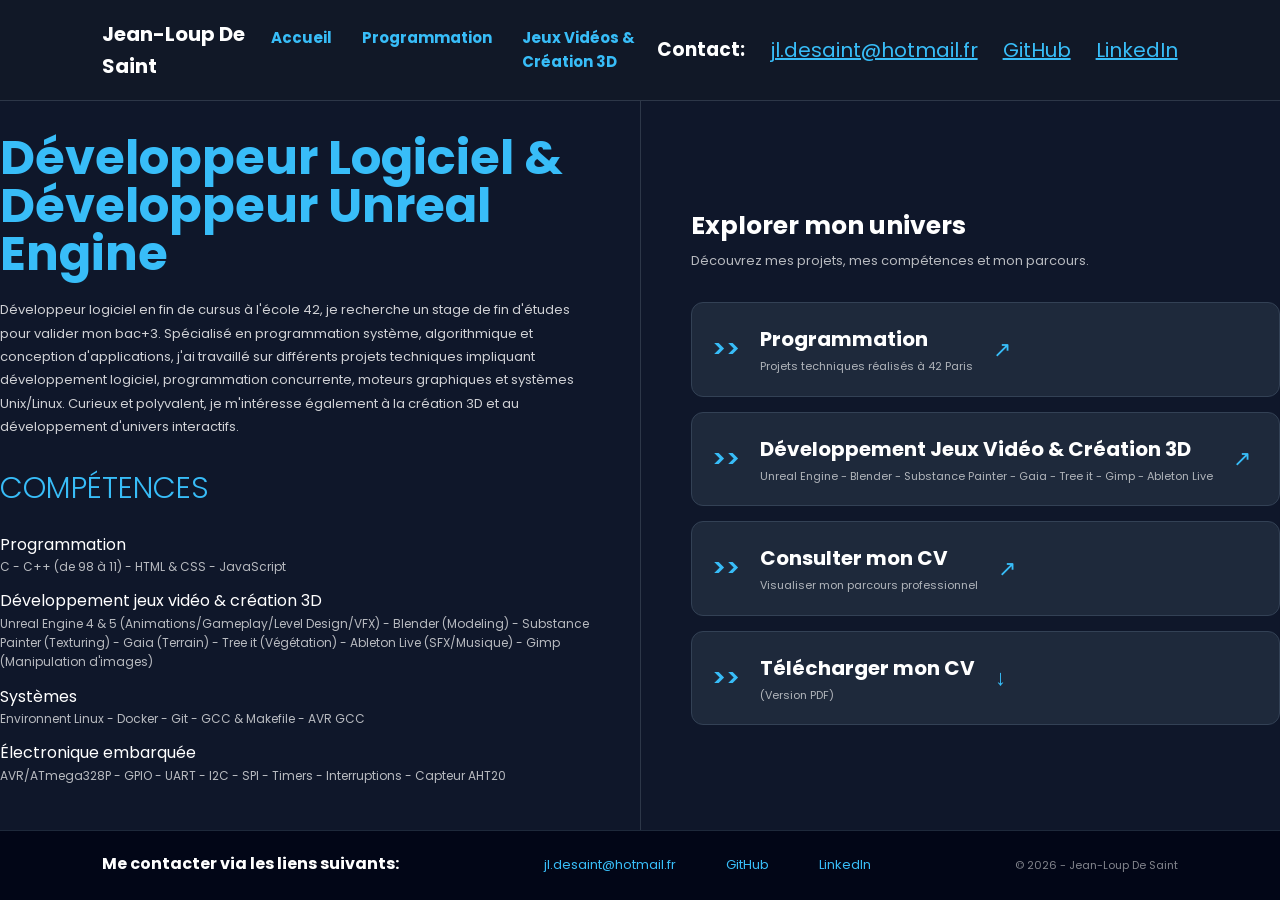
<file: index.html>
<!DOCTYPE html>
<html lang="fr">

<head>
	<meta charset="UTF-8">
	<meta name="viewport" content="width=device-width, initial-scale=1.0">
	<link href="css/global.css" rel="stylesheet">
	<link href="css/index.css" rel="stylesheet">
	<link href="https://fonts.googleapis.com/css2?family=Poppins:wght@300;400;600;700&display=swap" rel="stylesheet">
	<title>Jean-Loup De Saint | Portfolio</title>
</head>

<body>

<!-- -------------------- HEADER --------------------- -->
<header class="top-header">
	<a href="index.html" class="logo"> Jean-Loup De Saint </a>

	<!-- NAV BAR -->
	<div class="nav-links">
		<a href="index.html">Accueil</a>
		<a href="code.html">Programmation</a>
		<a href="3d.html">Jeux Vidéos & Création 3D</a>
	</div>

	<!-- HEADER CONTACT-->
	<div class="header-contact">
		<h3> Contact:</h3>
		<a href="mailto:jl.desaint@hotmail.fr"> jl.desaint@hotmail.fr </a>
		<a href="https://github.com/itswuzibro" target="_blank"> GitHub </a>
		<a href="https://www.linkedin.com/in/jldes" target="_blank"> LinkedIn </a>
	</div>
</header>

<!-- -------------------- MAIN --------------------- -->
<main class="home-container">

	<!-- PARTIE GAUCHE : PRESENTATION -->
	<section class="presentation">
		<h1>Développeur Logiciel & Développeur Unreal Engine</h1>
		<p class="description">
				Développeur logiciel en fin de cursus à l'école 42,
				je recherche un stage de fin d'études pour valider
				mon bac+3.

				Spécialisé en programmation système, algorithmique
				et conception d'applications, j'ai travaillé sur
				différents projets techniques impliquant développement
				logiciel, programmation concurrente, moteurs
				graphiques et systèmes Unix/Linux.

				Curieux et polyvalent, je m'intéresse également
				à la création 3D et au développement d'univers
				interactifs.
		</p>


		<div class="skills">
			<h2>COMPÉTENCES</h2>

			<div class="skill-group">
				<span>Programmation</span>
				<p>C - C++ (de 98 à 11) - HTML & CSS - JavaScript</p>
			</div>

			<div class="skill-group">
				<span>Développement jeux vidéo & création 3D</span>
				<p>Unreal Engine 4 & 5 (Animations/Gameplay/Level Design/VFX) - Blender (Modeling) - Substance Painter (Texturing) - Gaia (Terrain) - Tree it (Végétation) - Ableton Live (SFX/Musique) - Gimp (Manipulation d'images)</p>
			</div>

			<div class="skill-group">
				<span>Systèmes</span>
				<p>Environnent Linux - Docker - Git - GCC & Makefile - AVR GCC</p>
			</div>

			<div class="skill-group">
				<span>Électronique embarquée</span>
				<p>AVR/ATmega328P - GPIO - UART - I2C - SPI - Timers - Interruptions - Capteur AHT20</p>
			</div>

		
		</div>
	</section>

<!-- ------------------------------------- SEPARATION PARTIE GAUCHE & DROITE ------------------------------------------------ -->


	<!-- PARTIE DROITE : NAVIGATION -->
	<section class="navigation">
		<div class="navigation-intro">
			<h2>Explorer mon univers</h2>
			<p> Découvrez mes projets, mes compétences et mon parcours. </p>
		</div>

		<div class="nav-buttons">
			<!-- PAGE CONCERNANT LES PROJETS 42 -->
			<a href="code.html" class="nav-card">
				<span class="puce"> >> </span>
				<div>
					<h3>Programmation</h3>
					<p> Projets techniques réalisés à 42 Paris </p>
				</div>
				<span class="arrow">↗</span>
			</a>

			<!-- PAGE SUR PRJETS PERSOS UE & 3D -->
			<a href="3d.html" class="nav-card">
				<span class="puce"> >> </span>
				<div>
					<h3>Développement Jeux Vidéo & Création 3D</h3>
					<p>Unreal Engine - Blender - Substance Painter - Gaia - Tree it - Gimp - Ableton Live</p>
				</div>
				<span class="arrow">↗</span>
			</a>

			<!-- CONSULTATION DU CV -->
			<a href="Creative - Level Design.pdf" target="_blank" class="nav-card">
				<span class="puce"> >> </span>
				<div>
					<h3>Consulter mon CV</h3>
					<p>Visualiser mon parcours professionnel</p>
				</div>
				<span class="arrow">↗</span>
			</a>

			<!-- TELECHARGEMENT DU CV -->
			<a href="Creative - Level Design.pdf" download class="nav-card">
				<span class="puce"> >> </span>
				<div>
					<h3>Télécharger mon CV</h3>
					<p>(Version PDF)</p>
				</div>
				<span class="arrow">↓</span>
			</a>

		</div>
	</section>
</main>


<!-- ----------------- FOOTER --------------------- -->
<footer class="code-footer">
	<div class="footer-contact">
		<h3>Me contacter via les liens suivants:</h3>
	</div>

	<div class="socials">
		<a href="mailto:jl.desaint@hotmail.fr"> jl.desaint@hotmail.fr </a>
		<a href="https://github.com/itswuzibro" target="_blank"> GitHub </a>
		<a href="https://www.linkedin.com/in/jldes" target="_blank"> LinkedIn </a>
	</div>
	<p class="copyright"> © 2026 - Jean-Loup De Saint </p>
</footer>


</body>
</html>
</file>
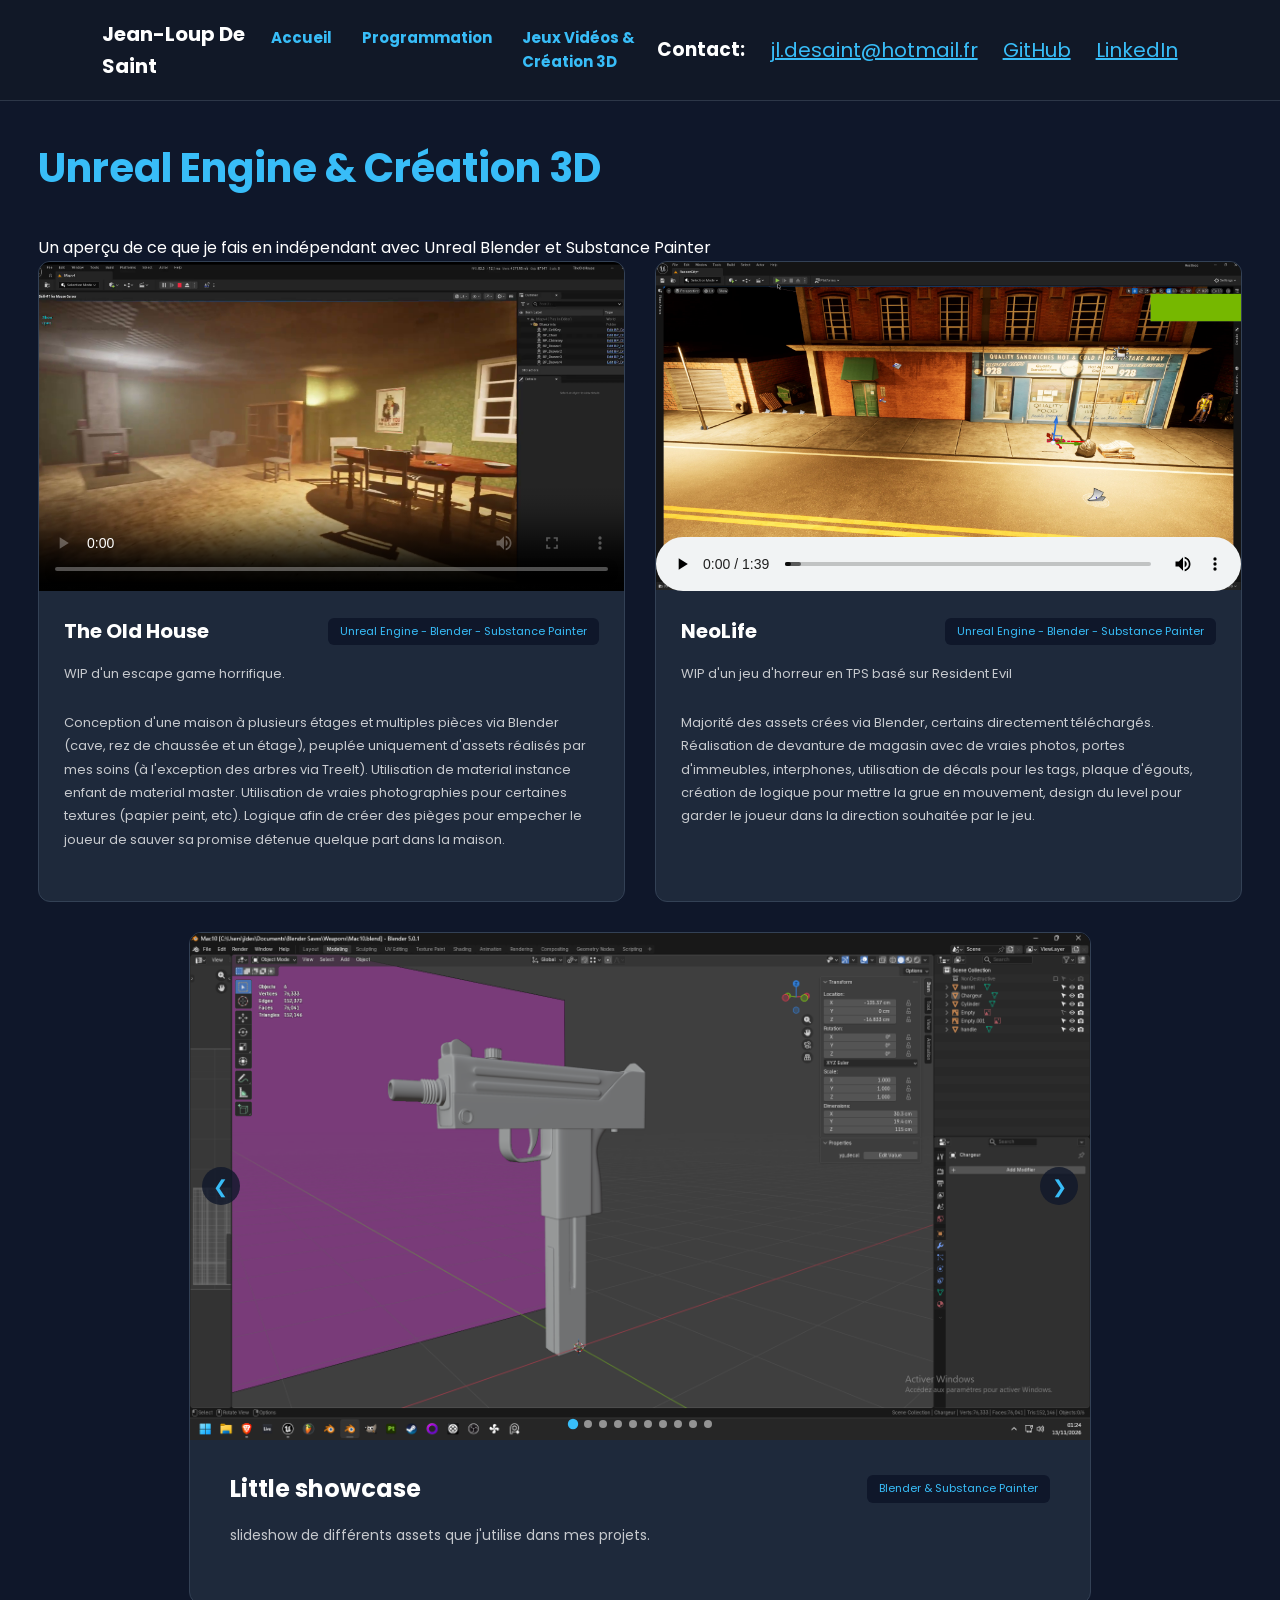
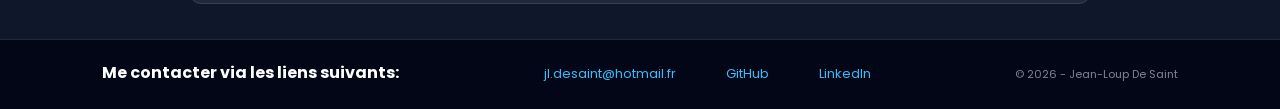
<file: 3d.html>
<!DOCTYPE html>
<html lang="fr">

<head>
	<meta charset="UTF-8">
	<meta name="viewport" content="width=device-width, initial-scale=1.0">
	<link href="css/global.css" rel="stylesheet">
	<link href="css/code.css" rel="stylesheet">
	<link href="https://fonts.googleapis.com/css2?family=Poppins:wght@300;400;600;700&display=swap" rel="stylesheet">
	<title>Développement</title>
</head>

<body>



<!-- -------------------- HEADER --------------------- -->
<header class="top-header">
	<a href="index.html" class="logo"> Jean-Loup De Saint </a>

	<!-- NAV BAR -->
	<div class="nav-links">
		<a href="index.html">Accueil</a>
		<a href="code.html">Programmation</a>
		<a href="3d.html">Jeux Vidéos & Création 3D</a>
	</div>

	<!-- HEADER CONTACT-->
	<div class="header-contact">
    <h3> Contact:</h3>
		<a href="mailto:jl.desaint@hotmail.fr"> jl.desaint@hotmail.fr </a>
		<a href="https://github.com/itswuzibro" target="_blank"> GitHub </a>
		<a href="https://www.linkedin.com/in/jldes" target="_blank"> LinkedIn </a>
	</div>
</header>




<!-- -------------------- MAIN --------------------- -->
<main class="code-container">
	<div class="code-intro">
		<h1>Unreal Engine & Création 3D</h1>
	</div>
	<p>Un aperçu de ce que je fais en indépendant avec Unreal Blender et Substance Painter</p>

	
	<div class="projects-grid">

		<!-- ----------------- PROJET 1 OLD HOUSE ----------------------- -->
		<article class="code-project">
			<video class="project-media" controls preload="metadata" poster="imgs/OldHouse_poster.png">
				<source src="vids/TheOldHouse_demo.mp4" type="video/mp4">
				Votre navigateur ne supporte pas la lecture vidéo.
			</video>

				<div class="project-content">
					<div class="project-heading">
						<h2>The Old House</h2>
						<span class="project-tech">Unreal Engine - Blender - Substance Painter</span>
					</div>

					<p>WIP d'un escape game horrifique.</p>
					<p>Conception d'une maison à plusieurs étages et multiples pièces via Blender (cave, rez de chaussée et un étage), peuplée uniquement d'assets réalisés par mes soins (à l'exception des arbres via TreeIt). Utilisation de material instance enfant de material master. Utilisation de vraies photographies pour certaines textures (papier peint, etc). Logique afin de créer des pièges pour empecher le joueur de sauver sa promise détenue quelque part dans la maison.</p>
				</div>
		</article>

		<!-- ----------------- PROJET 2 NEOLIFE ----------------------- -->
		<article class="code-project">
			<video class="project-media" controls preload="metadata" poster="imgs/NeoLife_poster.png">
				<source src="vids/NeoLife_demo.mp4" type="video/mp4">
				Votre navigateur ne supporte pas la lecture vidéo.
			</video>

			<div class="project-content">

				<div class="project-heading">
					<h2>NeoLife</h2>
					<span class="project-tech">Unreal Engine - Blender - Substance Painter</span>
				</div>

				<p>WIP d'un jeu d'horreur en TPS basé sur Resident Evil </p>
				<p>Majorité des assets crées via Blender, certains directement téléchargés. Réalisation de devanture de magasin avec de vraies photos, portes d'immeubles, interphones, utilisation de décals pour les tags, plaque d'égouts, création de logique pour mettre la grue en mouvement, design du level pour garder le joueur dans la direction souhaitée par le jeu.</p>
			</div>
		</article>

		<!-- ----------------- PROJET 3 ASSET SHOWCASE --------------------- -->
		<article class="code-project featured-project">

			<div class="project-slideshow">
				<div class="slides">
					<img src="imgs/uzi_modeling.png" class="active">
					<img src="imgs/uzi_texture.png">

					<img src="imgs/knife_model.png">
					<img src="imgs/knife_texture.png">

					<img src="imgs/oldhouse_1.png">
					<img src="imgs/oldhouse_2.png">
					<img src="imgs/building_model.png">
					<img src="imgs/TV_model.png">
					<img src="imgs/axe_model.png">
					<img src="imgs/boat_model.png">
				</div>

				<button class="slide-arrow prev" onclick="changeSlide(this, -1)"> &#10094; </button>
				<button class="slide-arrow next" onclick="changeSlide(this, 1)"> &#10095; </button>
				<div class="slide-indicators"></div>
			</div>

			<div class="project-content">
				<div class="project-heading">
					<h2>Little showcase</h2>
					<span class="project-tech">Blender & Substance Painter</span>
				</div>
				<p>slideshow de différents assets que j'utilise dans mes projets.</p>
			</div>
		</article>

</main>





<!-- ----------------- FOOTER --------------------- -->
<footer class="code-footer">
	<div class="footer-contact">
		<h3>Me contacter via les liens suivants:</h3>
	</div>

	<div class="socials">
		<a href="mailto:jl.desaint@hotmail.fr"> jl.desaint@hotmail.fr </a>
		<a href="https://github.com/itswuzibro" target="_blank"> GitHub </a>
		<a href="https://www.linkedin.com/in/jldes" target="_blank"> LinkedIn </a>
	</div>
	<p class="copyright"> © 2026 - Jean-Loup De Saint </p>
</footer>

<script>
function changeSlide(button, direction)
{
	const slideshow = button.closest(".project-slideshow");
	const images = slideshow.querySelectorAll(".slides img");
	const indicators = slideshow.querySelector(".slide-indicators");

	let currentIndex = Array.from(images).findIndex(image => image.classList.contains("active"));

	images[currentIndex].classList.remove("active");
	indicators.children[currentIndex].classList.remove("active");
	currentIndex = (currentIndex + direction + images.length) % images.length;
	images[currentIndex].classList.add("active");
	indicators.children[currentIndex].classList.add("active");
}

document.querySelectorAll(".project-slideshow").forEach(slideshow =>
{
	const images = slideshow.querySelectorAll(".slides img");
	const indicators = slideshow.querySelector(".slide-indicators");

    images.forEach((image, index) =>
    {
		const dot = document.createElement("span");
		if (index === 0)
			dot.classList.add("active");

		indicators.appendChild(dot);
	});
});
</script>


</body>
</html>
</file>
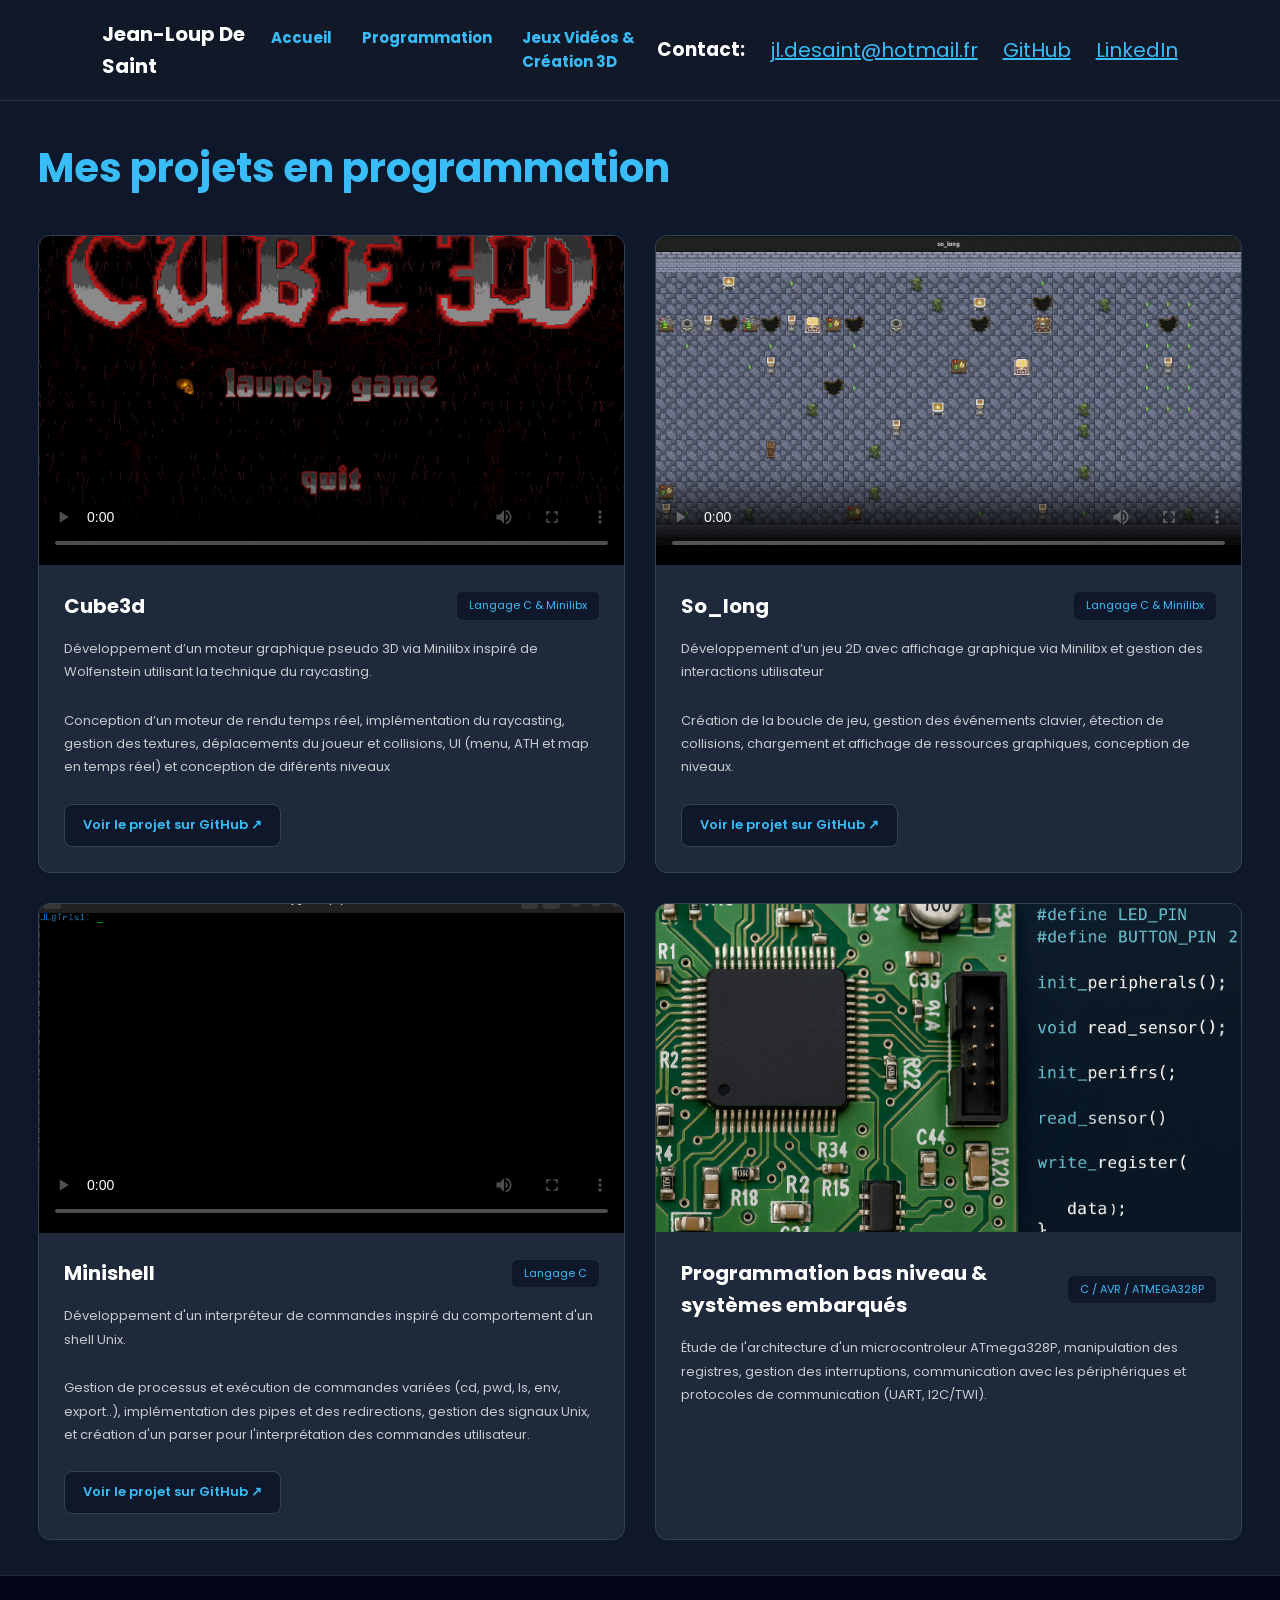
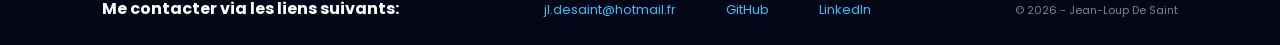
<file: code.html>
<!DOCTYPE html>
<html lang="fr">

<head>
	<meta charset="UTF-8">
	<meta name="viewport" content="width=device-width, initial-scale=1.0">
	<link href="css/global.css" rel="stylesheet">
	<link href="css/code.css" rel="stylesheet">
	<link href="https://fonts.googleapis.com/css2?family=Poppins:wght@300;400;600;700&display=swap" rel="stylesheet">
	<title>Unreal Engine & Création 3D</title>
</head>

<body>

<!-- -------------------- HEADER --------------------- -->
<header class="top-header">
	<a href="index.html" class="logo"> Jean-Loup De Saint </a>

	<!-- NAV BAR -->
	<div class="nav-links">
		<a href="index.html">Accueil</a>
		<a href="code.html">Programmation</a>
		<a href="3d.html">Jeux Vidéos & Création 3D</a>
	</div>

	<!-- CONTACT -->
	<div class="header-contact">
		<h3> Contact:</h3>
		<a href="mailto:jl.desaint@hotmail.fr"> jl.desaint@hotmail.fr </a>
		<a href="https://github.com/itswuzibro" target="_blank"> GitHub </a>
		<a href="https://www.linkedin.com/in/jldes" target="_blank"> LinkedIn </a>
	</div>
</header>


<!-- -------------------- MAIN --------------------- -->
<main class="code-container">
	<div class="code-intro">
		<h1>Mes projets en programmation</h1>
	</div>

	<!-- GRILLE DES PROJETS -->
	<div class="projects-grid">

		<!-- ----------------- PROJET 1 CUBE 3D ----------------------- -->
		<article class="code-project">
			<video class="project-media" controls preload="metadata" poster="imgs/cube3d_menu.png">
				<source src="vids/cube3d_demo.mp4" type="video/mp4">
				Votre navigateur ne supporte pas la lecture vidéo.
			</video>

				<div class="project-content">
					<div class="project-heading">
						<h2>Cube3d</h2>
						<span class="project-tech">Langage C & Minilibx</span>
					</div>

					<p>Développement d’un moteur graphique pseudo 3D via Minilibx inspiré de Wolfenstein utilisant la technique du raycasting.</p>
					<p>Conception d’un moteur de rendu temps réel, implémentation du raycasting, gestion des textures, déplacements du joueur et collisions, UI (menu, ATH et map en temps réel) et conception de diférents niveaux</p>
					<a href="https://github.com/itswuzibro/cube3d" target="_blank" class="github-button"> Voir le projet sur GitHub ↗ </a>
				</div>
		</article>

		<!-- ----------------- PROJET 2 SO LONG ----------------------- -->
		<article class="code-project">
			<video class="project-media" controls preload="metadata" poster="imgs/so_long_poster.png">
				<source src="vids/so_long_demo.mp4" type="video/mp4">
				Votre navigateur ne supporte pas la lecture vidéo.
			</video>

			<div class="project-content">
				<div class="project-heading">
					<h2>So_long</h2>
					<span class="project-tech">Langage C & Minilibx</span>
				</div>

				<p>Développement d’un jeu 2D avec affichage graphique via Minilibx et gestion des interactions utilisateur</p>
				<p>Création de la boucle de jeu, gestion des événements clavier, étection de collisions, chargement et affichage de ressources graphiques, conception de niveaux.</p>

				<a href="https://github.com/itswuzibro/so_long"
					target="_blank"
					class="github-button">
					Voir le projet sur GitHub ↗
				</a>

			</div>
		</article>

		<!-- ----------------- PROJET 3 MINISHELL --------------------- -->
		<article class="code-project">
			<video class="project-media" controls preload="metadata" poster="imgs/minishell_poster.png">
				<source src="vids/minishell_demo.mp4" type="video/mp4">
				Votre navigateur ne supporte pas la lecture vidéo.
			</video>

			<div class="project-content">
				<div class="project-heading">
					<h2>Minishell</h2>
					<span class="project-tech">Langage C</span>
				</div>

				<p>Développement d'un interpréteur de commandes inspiré du comportement d'un shell Unix.</p>
				<p> Gestion de processus et exécution de commandes variées (cd, pwd, ls, env, export..), implémentation des pipes et des redirections, gestion des signaux Unix, et création d'un parser pour l'interprétation des commandes utilisateur.
				</p>

				<a href="https://github.com/itswuzibro/Minishell"
					target="_blank"
					class="github-button">
					Voir le projet sur GitHub ↗
				</a>

			</div>
		</article>

		<!-- ----------------- PROJET 4 ATMEGA328P --------------------- -->
		<article class="code-project">
			<img src="imgs/baremetal.png" alt="illustration" class="project-media">
	
			<div class="project-content">
				<div class="project-heading">
					<h2>Programmation bas niveau & systèmes embarqués</h2>
					<span class="project-tech">C / AVR / ATMEGA328P</span>
				</div>

				<p>Étude de l'architecture d'un microcontroleur ATmega328P, manipulation des registres, gestion des interruptions, communication avec les périphériques et protocoles de communication (UART, I2C/TWI).</p>
			</div>
		</article>

		</div>
</main>


<!-- ----------------- FOOTER --------------------- -->
<footer class="code-footer">
	<div class="footer-contact">
		<h3>Me contacter via les liens suivants:</h3>
	</div>

	<div class="socials">
		<a href="mailto:jl.desaint@hotmail.fr"> jl.desaint@hotmail.fr </a>
		<a href="https://github.com/itswuzibro" target="_blank"> GitHub </a>
		<a href="https://www.linkedin.com/in/jldes" target="_blank"> LinkedIn </a>
	</div>
	<p class="copyright"> © 2026 - Jean-Loup De Saint </p>
</footer>

</body>
</html>
</file>
<file: css/global.css>
/* =================================
			GLOBAL
================================= */

*
{
	margin: 0;
	padding: 0;
	box-sizing: border-box;
	font-family: Poppins, sans-serif;
	scroll-behavior: smooth;
}

body
{
	background: #0f172a;
	color: white;
	line-height: 1.6;
	min-height: 100vh;
	display: flex;
	flex-direction: column;
}

/* =================================
				HEADER
================================= */

.top-header
{
	width: 100%;
	padding: 18px 8%;
	display: flex;
	justify-content: space-between;
	align-items: center;
	background: #111827;
	border-bottom: 1px solid #2d3748;
}

.logo
{
	color: white;
	font-size: 20px;
	font-weight: 700;
	text-decoration: none;
}

.header-contact
{
	display: flex;
	align-items: center;
	gap: 25px;
}

.header-contact a
{
	color:  #38bdf8;
	font-size: 20px;
	transition: .3s;
}

.header-contact a:hover
{
	color: white;
}

.navbar
{
	display: flex;
	justify-content: space-between;
	align-items: center;
	padding: 18px 8%;
	background: #111827;
	border-bottom: 1px solid #2d3748;
}

.nav-links
{
	display: flex;
	gap: 30px;
}

.nav-links a
{
	color: #38bdf8;
	text-decoration: none;
	font-size: 15px;
	font-weight: bold;
	transition: color 0.3s;
}

.nav-links a:hover
{
	color: #f1f4f5;
}

.logo
{
	color: white;
	font-size: 20px;
	font-weight: 700;
	text-decoration: none;
}

.portfolio-label
{
	color: #64748b;
	font-size: 12px;
	letter-spacing: 2px;
}

/* =================================
			FOOTER
================================= */

footer
{
	padding: 20px 8%;
	display: flex;
	align-items: center;
	justify-content: space-between;
	gap: 20px;
	background: #020617;
	border-top: 1px solid #1e293b;
	margin-top: 0;
}

.footer-contact h3
{
	font-size: 16px;
	color: white;
	margin-bottom: 3px;
}

.footer-contact p
{
	font-size: 12px;
	opacity: .7;
}

.socials
{
	display: flex;
	gap: 50px;
}

.socials a
{
	color: #38bdf8;
	text-decoration: none;
	font-size: 13px;
	transition: .3s;
}

.socials a:hover
{
	color: white;
}

.copyright
{
	font-size: 11px;
	opacity: .5;
}


/* =================================
			SLIDESHOW
================================= */

.project-slideshow
{
    position: relative;
    width: 100%;
    aspect-ratio: 16 / 9;
    overflow: hidden;
    background: #020617;
}

.slides
{
    width: 100%;
    height: 100%;
    position: relative;
}

.slides img
{
    position: absolute;
    inset: 0;

    width: 100%;
    height: 100%;

    object-fit: cover;

    opacity: 0;
    transition: opacity .4s ease;
}

.slides img.active
{
    opacity: 1;
}


/* FLECHES */

.slide-arrow
{
    position: absolute;
    top: 50%;
    transform: translateY(-50%);

    width: 38px;
    height: 38px;

    border: none;
    border-radius: 50%;

    background: rgba(15, 23, 42, .8);
    color: #38bdf8;

    font-size: 18px;
    cursor: pointer;

    transition: .3s;
}

.slide-arrow:hover
{
    background: #38bdf8;
    color: #0f172a;
}

.slide-arrow.prev
{
    left: 12px;
}

.slide-arrow.next
{
    right: 12px;
}


/* INDICATEURS */

.slide-indicators
{
    position: absolute;
    bottom: 12px;
    left: 0;
    right: 0;

    display: flex;
    justify-content: center;
    gap: 7px;
}

.slide-indicators span
{
    width: 8px;
    height: 8px;

    border-radius: 50%;
    background: rgba(255,255,255,.5);

    transition: .3s;
}

.slide-indicators span.active
{
    background: #38bdf8;
    transform: scale(1.3);
}
</file>
<file: css/index.css>
/* =================================
						MAIN
================================= */

.home-container
{
	flex: 1;
	width: 100%;
	max-width: 1600px;
	margin: 0 auto;
	display: grid;
	grid-template-columns: 1fr 1fr;
	align-items: center;
}

/* =================================
   LEFT : PRESENTATION
================================= */

.presentation
{
	padding: 20px 50px 20px 0;
	display: flex;
	flex-direction: column;
	justify-content: center;
}

.status
{
	color: #38bdf8;
	font-size: 12px;
	font-weight: 600;
	letter-spacing: 2px;

	margin-bottom: 15px;
}

.presentation h1
{
	font-size: 3rem;
	line-height: 1;
	margin-bottom: 20px;
	color: #38bdf8;
}

.presentation h2
{
	color: #38bdf8;
	font-size: 30px;
	font-weight: 300;
	margin-bottom: 20px;
}

.description
{
	max-width: 650px;
	font-size: 13px;
	opacity: .8;
	line-height: 1.8;
	margin-bottom: 25px;
}

/* =================================
			SKILLS
================================= */

.home-skills h3
{
	font-size: 14px;
	color: #38bdf8;
	letter-spacing: 2px;
	margin-bottom: 15px;
}

.skill-group
{
	margin-bottom: 12px;
}

.skill-group h4
{
	font-size: 13px;
	font-weight: 600;
}

.skill-group p
{
	font-size: 12px;
	opacity: .7;
}

/* =================================
		RIGHT : NAVIGATION
================================= */

.navigation
{
    height: 100%;
    border-left: 1px solid #2d3748;
    padding: 30px 0 30px 50px;
    display: flex;
    flex-direction: column;
    justify-content: center;
}

.navigation-intro
{
    margin-bottom: 30px;
}

.navigation-intro h2
{
    font-size: 25px;
    margin-bottom: 5px;
}

.navigation-intro p {
    font-size: 13px;
    opacity: .7;
}


/* NAVIGATION CARDS */

.nav-buttons
{
	display: flex;
	flex-direction: column;
	gap: 15px;
}

.nav-card
{
	display: flex;
	align-items: center;
	gap: 20px;
	padding: 20px;
	background: #1e293b;
	border: 1px solid #334155;
	border-radius: 12px;
	color: white;
	text-decoration: none;
	transition: .3s;
}

.nav-card:hover
{
	background: #334155;
	border-color: #38bdf8;
	transform: translateX(5px);
}

.puce
{
	color: #38bdf8;
	font-size: 25px;
	font-weight: 600;
}

.nav-card-content
{
	flex: 1;
}

.nav-card h3
{
    font-size: 20px;
    margin-bottom: 3px;
}

.nav-card p
{
    font-size: 11px;
    opacity: .65;
}

.arrow
{
    color: #38bdf8;
    font-size: 22px;
    transition: .3s;
}

.nav-card:hover .arrow
{
    transform: translate(3px, -3px);
}
</file>
<file: css/code.css>
/* =================================
		PROGRAMMATION PAGE
================================= */

.code-container
{
	flex: 1;
	width: 100%;
	padding: 35px 3%;
}

/* INTRODUCTION */

.code-intro
{
    margin-bottom: 35px;
}

.code-intro h1
{
    color: #38bdf8;
    font-size: 2.5rem;
    margin-bottom: 10px;
}

.code-intro p
{
    max-width: 850px;
    font-size: 13px;
    opacity: .8;
    line-height: 1.8;
}


/* GRILLE DES PROJETS */

.projects-grid
{
    display: grid;
    grid-template-columns: repeat(2, minmax(0, 1fr));
    gap: 30px;
}


/* CARTE PROJET */

.code-project
{
	display: flex;
	flex-direction: column;
	background: #1e293b;
	border: 1px solid #334155;
	border-radius: 12px;
	overflow: hidden;
	transition: .3s;
}

.code-project:hover
{
	border-color: #38bdf8;
	transform: translateY(-5px);
}


/* IMAGE ET VIDEO */

.project-media
{
	display: block;
	width: 100%;
	aspect-ratio: 16/9;
	object-fit: cover;
	background: #020617;
}


/* CONTENU */

.project-content
{
	flex: 1;
	display: flex;
	flex-direction: column;
	padding: 25px;
}

.project-heading
{
    display: flex;
    justify-content: space-between;
    align-items: center;
    gap: 15px;

    margin-bottom: 15px;
}

.project-heading h2
{
    font-size: 20px;
    color: white;
}

.project-tech
{
    color: #38bdf8;
    background: #0f172a;

    padding: 5px 12px;
    border-radius: 6px;

    font-size: 11px;
    white-space: nowrap;
}

.project-content p
{
    font-size: 13px;
    line-height: 1.8;
    opacity: .75;

    margin-bottom: 25px;
}


/* BOUTON GITHUB */

.github-button
{
    display: inline-block;
    align-self: flex-start;

    margin-top: auto;
    padding: 10px 18px;

    background: #0f172a;
    border: 1px solid #334155;
    border-radius: 8px;

    color: #38bdf8;
    text-decoration: none;
    font-size: 13px;
    font-weight: 600;

    transition: .3s;
}

.github-button:hover
{
    background: #38bdf8;
    color: #0f172a;
}

/* =================================
   FEATURED PROJECT
================================= */

.featured-project
{
    grid-column: 1 / -1;

    width: 75%;
    justify-self: center;
}

/* Slideshow plus grand */

.featured-project .project-slideshow
{
    aspect-ratio: 16 / 9;
}

/* Contenu plus aéré */

.featured-project .project-content
{
    padding: 30px 40px;
}

.featured-project .project-heading h2
{
    font-size: 24px;
}

.featured-project .project-content p
{
    font-size: 14px;
}
</file>
